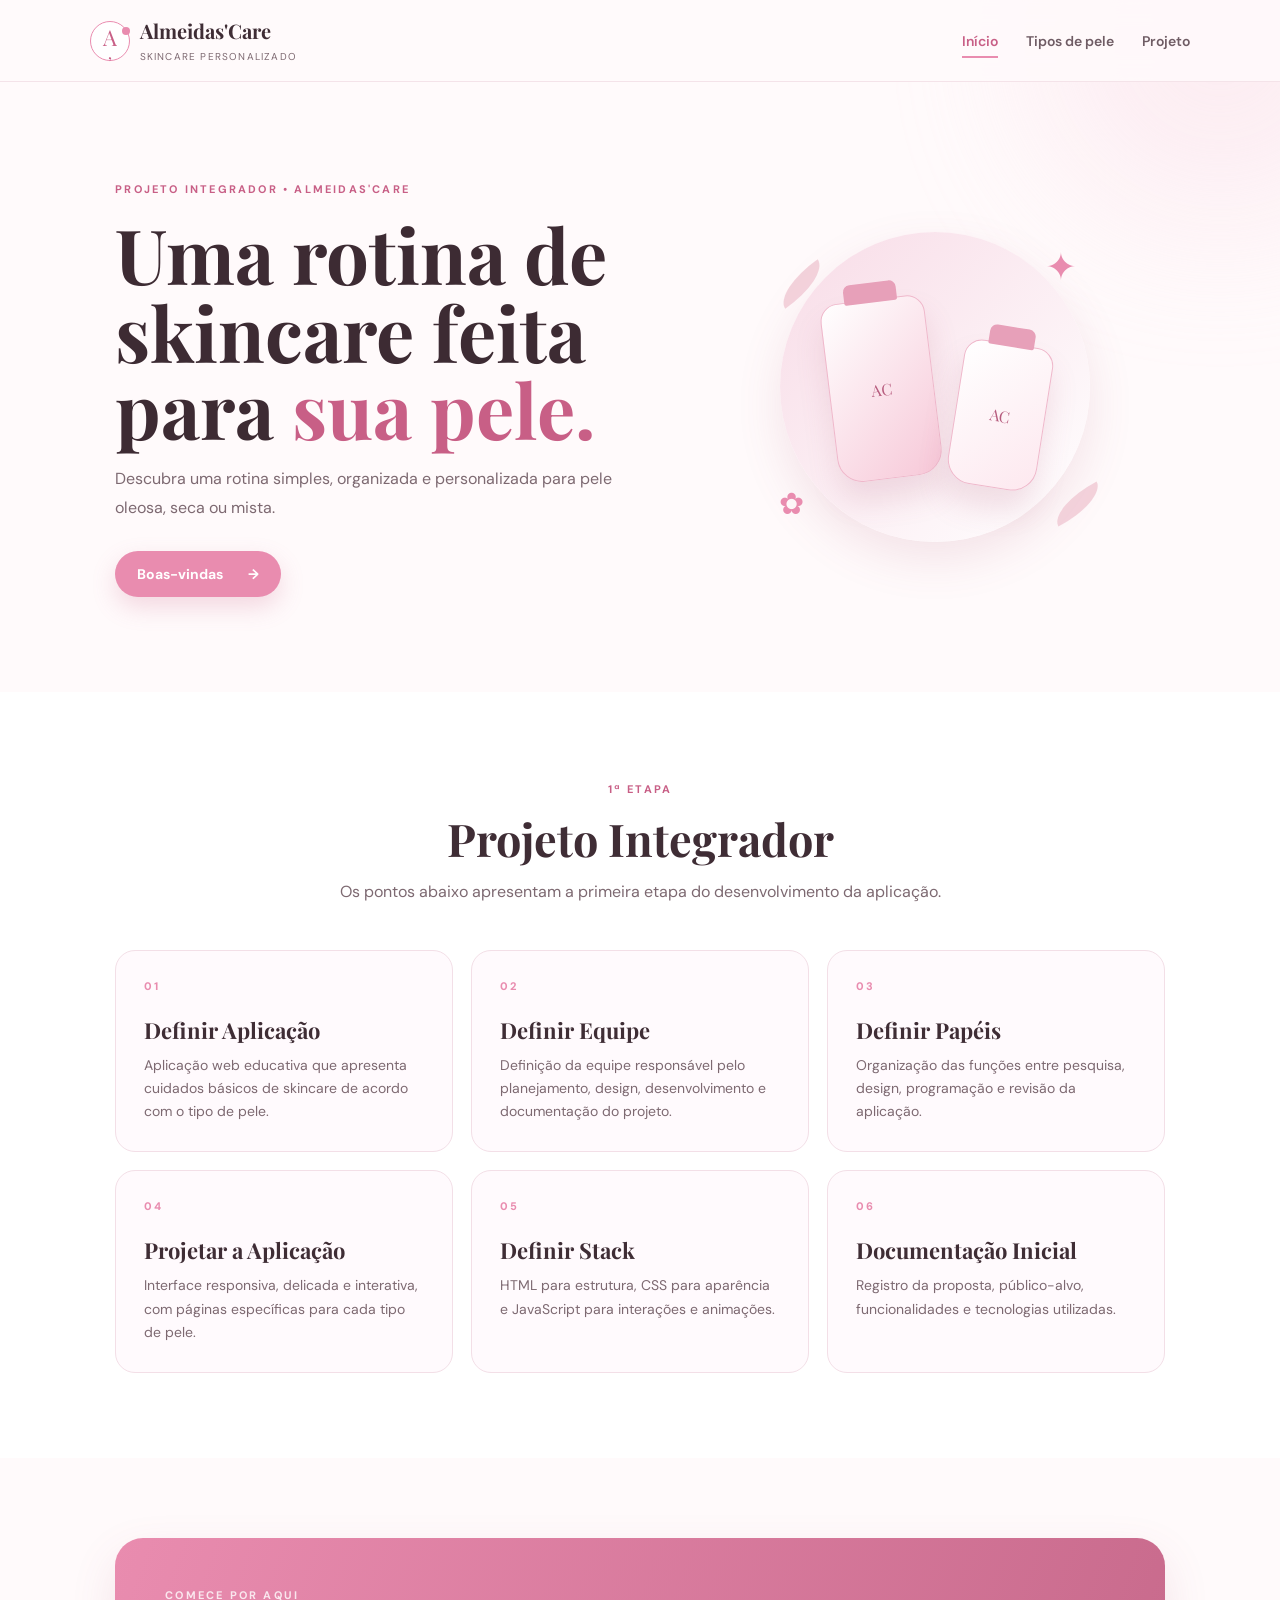
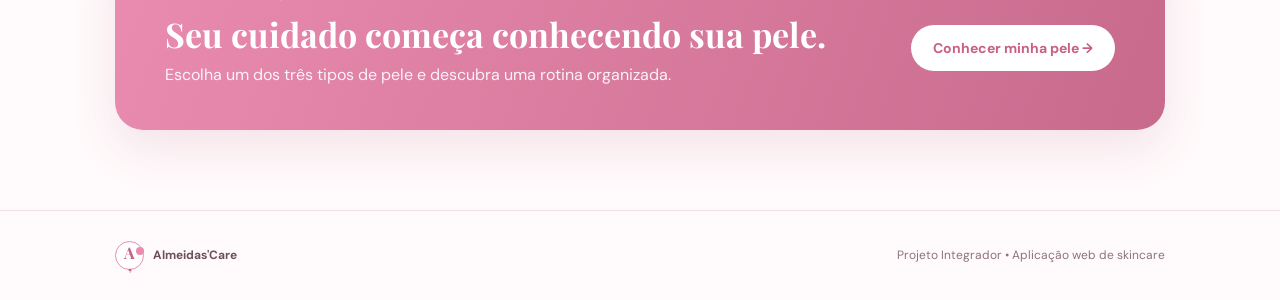
<file: index.html>
<!DOCTYPE html>
<html lang="pt-BR">

<head>
    <meta charset="UTF-8">
    <meta name="viewport" content="width=device-width, initial-scale=1.0">

    <title>Almeidas'Care | Projeto Integrador</title>

    <link rel="preconnect" href="https://fonts.googleapis.com">
    <link rel="preconnect" href="https://fonts.gstatic.com" crossorigin>

    <link href="https://fonts.googleapis.com/css2?family=DM+Sans:wght@400;500;600;700&family=Playfair+Display:wght@600;700&display=swap"
        rel="stylesheet">

    <link rel="stylesheet" href="style.css">
</head>

<body>

    <!-- CABEÇALHO -->

    <header class="navbar">

        <a href="index.html" class="brand">

            <span class="logo-mark">
                A<span>’</span>
            </span>

            <span>
                <strong>Almeidas'Care</strong>
                <small>SKINCARE PERSONALIZADO</small>
            </span>

        </a>

        <nav>
            <a href="index.html" class="active">Início</a>
            <a href="tipos-de-pele.html">Tipos de pele</a>
            <a href="#projeto">Projeto</a>
        </nav>

    </header>


    <!-- ÁREA PRINCIPAL -->

    <main>

        <!-- HERO -->

        <section class="hero">

            <div class="hero-copy">

                <span class="eyebrow">
                    PROJETO INTEGRADOR • ALMEIDAS'CARE
                </span>

                <h1>
                    Uma rotina de skincare feita para
                    <em>sua pele.</em>
                </h1>

                <p>
                    Descubra uma rotina simples, organizada e personalizada
                    para pele oleosa, seca ou mista.
                </p>

                <a href="tipos-de-pele.html" class="btn btn-primary">
                    Boas-vindas
                    <span>→</span>
                </a>

            </div>


            <!-- ILUSTRAÇÃO -->

            <div class="hero-art">

                <div class="glow"></div>

                <div class="bottle bottle-one">
                    <span>AC</span>
                </div>

                <div class="bottle bottle-two">
                    <span>AC</span>
                </div>

                <div class="flower flower-one">
                    ✦
                </div>

                <div class="flower flower-two">
                    ✿
                </div>

                <div class="leaf leaf-one"></div>
                <div class="leaf leaf-two"></div>

            </div>

        </section>


        <!-- PROJETO INTEGRADOR -->

        <section id="projeto" class="project-section">

            <div class="section-heading">

                <span class="eyebrow">
                    1ª ETAPA
                </span>

                <h2>
                    Projeto Integrador
                </h2>

                <p>
                    Os pontos abaixo apresentam a primeira etapa
                    do desenvolvimento da aplicação.
                </p>

            </div>


            <div class="project-grid">


                <!-- CARD 1 -->

                <article class="project-card">

                    <div class="number">
                        01
                    </div>

                    <h3>
                        Definir Aplicação
                    </h3>

                    <p>
                        Aplicação web educativa que apresenta cuidados
                        básicos de skincare de acordo com o tipo de pele.
                    </p>

                </article>


                <!-- CARD 2 -->

                <article class="project-card">

                    <div class="number">
                        02
                    </div>

                    <h3>
                        Definir Equipe
                    </h3>

                    <p>
                        Definição da equipe responsável pelo planejamento,
                        design, desenvolvimento e documentação do projeto.
                    </p>

                </article>


                <!-- CARD 3 -->

                <article class="project-card">

                    <div class="number">
                        03
                    </div>

                    <h3>
                        Definir Papéis
                    </h3>

                    <p>
                        Organização das funções entre pesquisa,
                        design, programação e revisão da aplicação.
                    </p>

                </article>


                <!-- CARD 4 -->

                <article class="project-card">

                    <div class="number">
                        04
                    </div>

                    <h3>
                        Projetar a Aplicação
                    </h3>

                    <p>
                        Interface responsiva, delicada e interativa,
                        com páginas específicas para cada tipo de pele.
                    </p>

                </article>


                <!-- CARD 5 -->

                <article class="project-card">

                    <div class="number">
                        05
                    </div>

                    <h3>
                        Definir Stack
                    </h3>

                    <p>
                        HTML para estrutura, CSS para aparência e
                        JavaScript para interações e animações.
                    </p>

                </article>


                <!-- CARD 6 -->

                <article class="project-card">

                    <div class="number">
                        06
                    </div>

                    <h3>
                        Documentação Inicial
                    </h3>

                    <p>
                        Registro da proposta, público-alvo,
                        funcionalidades e tecnologias utilizadas.
                    </p>

                </article>

            </div>

        </section>


        <!-- BANNER -->

        <section class="welcome-banner">

            <div>

                <span class="eyebrow">
                    COMECE POR AQUI
                </span>

                <h2>
                    Seu cuidado começa conhecendo sua pele.
                </h2>

                <p>
                    Escolha um dos três tipos de pele e descubra
                    uma rotina organizada.
                </p>

            </div>

            <a href="tipos-de-pele.html" class="btn btn-light">
                Conhecer minha pele →
            </a>

        </section>

    </main>


    <!-- RODAPÉ -->

    <footer>

        <div class="footer-brand">

            <span class="logo-mark small">
                A<span>’</span>
            </span>

            Almeidas'Care

        </div>

        <p>
            Projeto Integrador • Aplicação web de skincare
        </p>

    </footer>


    <script src="script.js"></script>

</body>

</html>
</file>
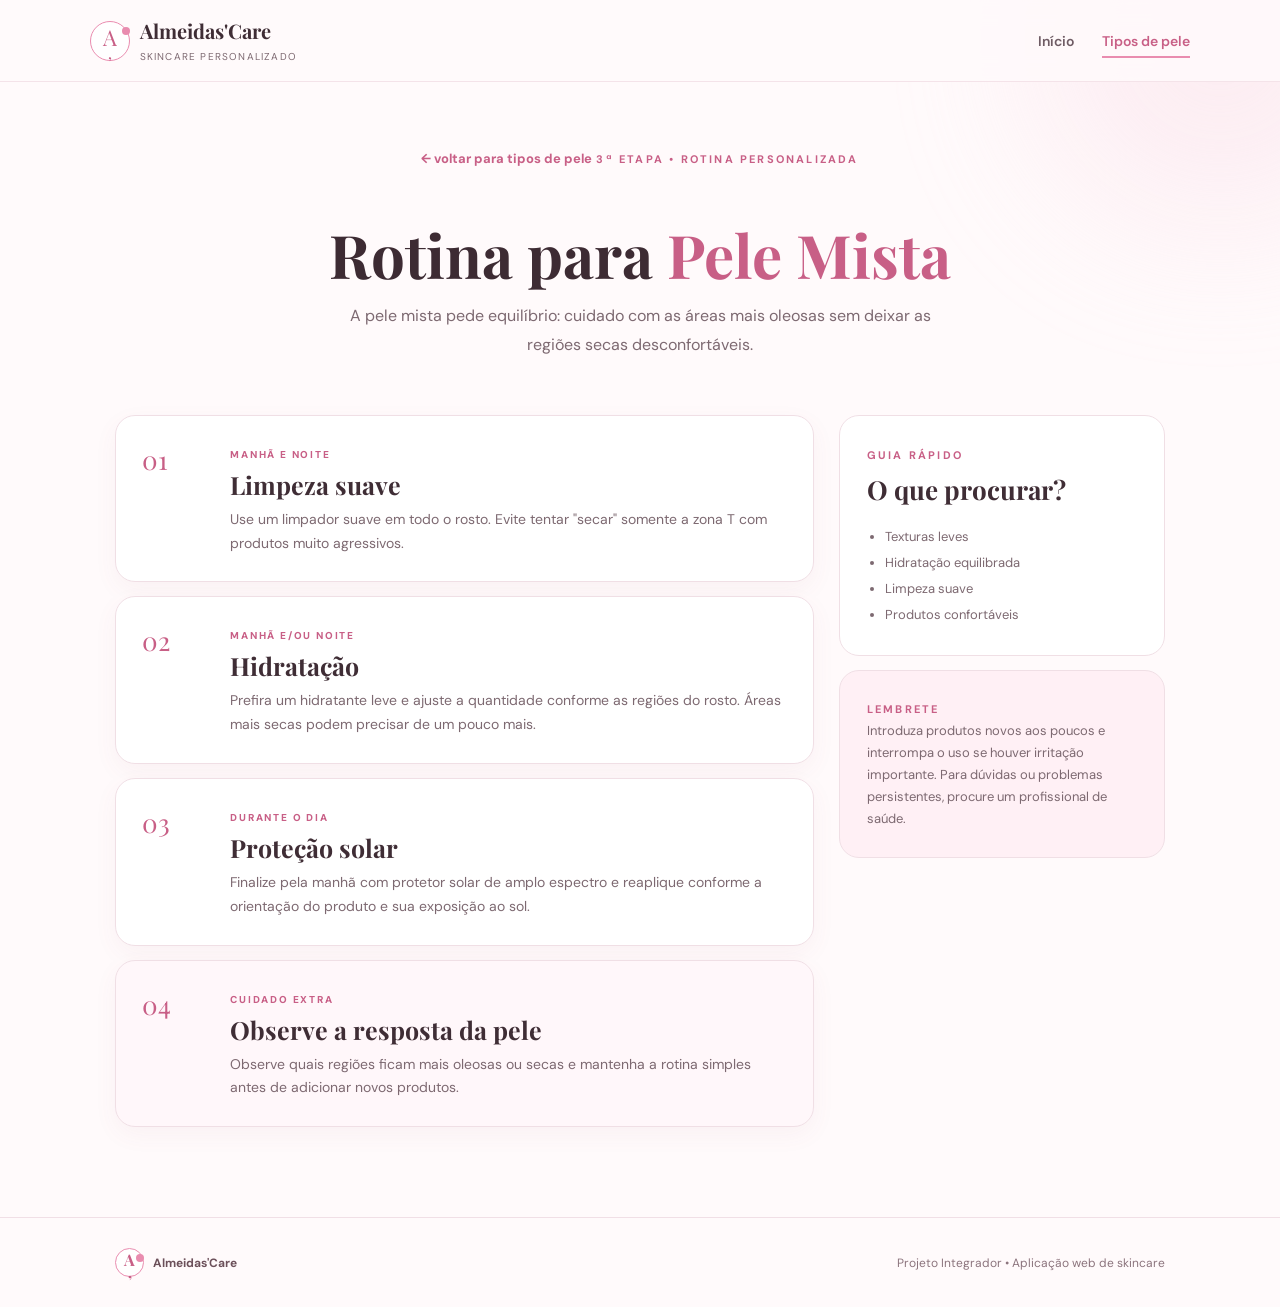
<file: pele-mista.html>
<!DOCTYPE html>
<html lang="pt-BR">

<head>

    <meta charset="UTF-8">

    <meta name="viewport" content="width=device-width, initial-scale=1.0">

    <title>Almeidas'Care | Pele Mista</title>

    <link rel="preconnect" href="https://fonts.googleapis.com">
    <link rel="preconnect" href="https://fonts.gstatic.com" crossorigin>

    <link href="https://fonts.googleapis.com/css2?family=DM+Sans:wght@400;500;600;700&family=Playfair+Display:wght@600;700&display=swap"
        rel="stylesheet">

    <link rel="stylesheet" href="style.css">

</head>


<body>


<header class="navbar">

    <a href="index.html" class="brand">

        <span class="logo-mark">
            A<span>’</span>
        </span>

        <span>

            <strong>
                Almeidas'Care
            </strong>

            <small>
                SKINCARE PERSONALIZADO
            </small>

        </span>

    </a>


    <nav>

        <a href="index.html">
            Início
        </a>

        <a href="tipos-de-pele.html" class="active">
            Tipos de pele
        </a>

    </nav>

</header>



<main class="routine-page routine-combination">


    <section class="routine-hero">

        <a href="tipos-de-pele.html" class="back-link">
            ← voltar para tipos de pele
        </a>

        <span class="eyebrow">
            3ª ETAPA • ROTINA PERSONALIZADA
        </span>

        <h1>
            Rotina para
            <em>Pele Mista</em>
        </h1>

        <p>
            A pele mista pede equilíbrio: cuidado com as áreas
            mais oleosas sem deixar as regiões secas desconfortáveis.
        </p>

    </section>



    <section class="routine-layout">


        <div class="steps">


            <article class="step-card">

                <div class="step-number">
                    01
                </div>

                <div>

                    <span class="step-time">
                        MANHÃ E NOITE
                    </span>

                    <h2>
                        Limpeza suave
                    </h2>

                    <p>
                        Use um limpador suave em todo o rosto.
                        Evite tentar "secar" somente a zona T
                        com produtos muito agressivos.
                    </p>

                </div>

            </article>



            <article class="step-card">

                <div class="step-number">
                    02
                </div>

                <div>

                    <span class="step-time">
                        MANHÃ E/OU NOITE
                    </span>

                    <h2>
                        Hidratação
                    </h2>

                    <p>
                        Prefira um hidratante leve e ajuste a quantidade
                        conforme as regiões do rosto. Áreas mais secas
                        podem precisar de um pouco mais.
                    </p>

                </div>

            </article>



            <article class="step-card">

                <div class="step-number">
                    03
                </div>

                <div>

                    <span class="step-time">
                        DURANTE O DIA
                    </span>

                    <h2>
                        Proteção solar
                    </h2>

                    <p>
                        Finalize pela manhã com protetor solar de amplo
                        espectro e reaplique conforme a orientação
                        do produto e sua exposição ao sol.
                    </p>

                </div>

            </article>



            <article class="step-card optional">

                <div class="step-number">
                    04
                </div>

                <div>

                    <span class="step-time">
                        CUIDADO EXTRA
                    </span>

                    <h2>
                        Observe a resposta da pele
                    </h2>

                    <p>
                        Observe quais regiões ficam mais oleosas ou secas
                        e mantenha a rotina simples antes de adicionar
                        novos produtos.
                    </p>

                </div>

            </article>

        </div>



        <aside class="routine-side">


            <div class="side-card">

                <span class="eyebrow">
                    GUIA RÁPIDO
                </span>

                <h2>
                    O que procurar?
                </h2>

                <ul>

                    <li>
                        Texturas leves
                    </li>

                    <li>
                        Hidratação equilibrada
                    </li>

                    <li>
                        Limpeza suave
                    </li>

                    <li>
                        Produtos confortáveis
                    </li>

                </ul>

            </div>



            <div class="side-card soft">

                <span class="eyebrow">
                    LEMBRETE
                </span>

                <p>
                    Introduza produtos novos aos poucos e interrompa
                    o uso se houver irritação importante. Para dúvidas
                    ou problemas persistentes, procure um profissional
                    de saúde.
                </p>

            </div>


        </aside>

    </section>

</main>



<footer>

    <div class="footer-brand">

        <span class="logo-mark small">
            A<span>’</span>
        </span>

        Almeidas'Care

    </div>

    <p>
        Projeto Integrador • Aplicação web de skincare
    </p>

</footer>


<script src="script.js"></script>

</body>

</html>
</file>
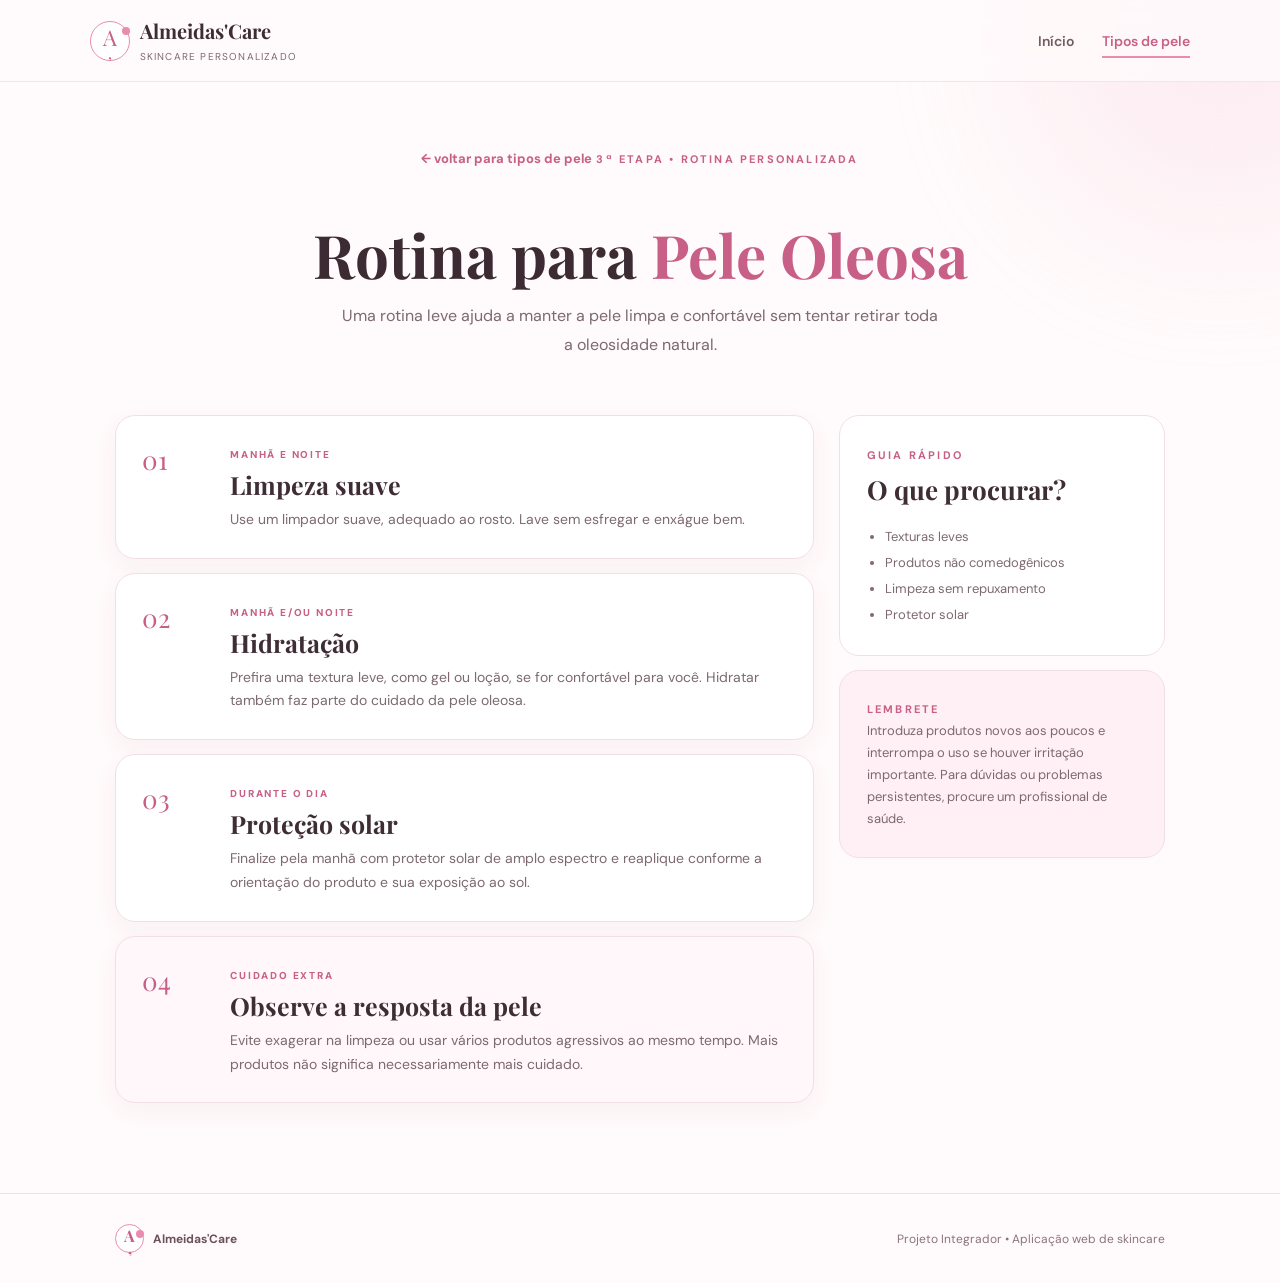
<file: pele-oleosa.html>
<!DOCTYPE html>
<html lang="pt-BR">

<head>

    <meta charset="UTF-8">

    <meta name="viewport" content="width=device-width, initial-scale=1.0">

    <title>Almeidas'Care | Pele Oleosa</title>

    <link rel="preconnect" href="https://fonts.googleapis.com">
    <link rel="preconnect" href="https://fonts.gstatic.com" crossorigin>

    <link href="https://fonts.googleapis.com/css2?family=DM+Sans:wght@400;500;600;700&family=Playfair+Display:wght@600;700&display=swap"
        rel="stylesheet">

    <link rel="stylesheet" href="style.css">

</head>


<body>


    <header class="navbar">

        <a href="index.html" class="brand">

            <span class="logo-mark">
                A<span>’</span>
            </span>

            <span>

                <strong>
                    Almeidas'Care
                </strong>

                <small>
                    SKINCARE PERSONALIZADO
                </small>

            </span>

        </a>


        <nav>

            <a href="index.html">
                Início
            </a>

            <a href="tipos-de-pele.html" class="active">
                Tipos de pele
            </a>

        </nav>

    </header>



    <main class="routine-page routine-oily">


        <section class="routine-hero">

            <a href="tipos-de-pele.html" class="back-link">
                ← voltar para tipos de pele
            </a>

            <span class="eyebrow">
                3ª ETAPA • ROTINA PERSONALIZADA
            </span>

            <h1>
                Rotina para
                <em>Pele Oleosa</em>
            </h1>

            <p>
                Uma rotina leve ajuda a manter a pele limpa e
                confortável sem tentar retirar toda a oleosidade natural.
            </p>

        </section>



        <section class="routine-layout">


            <div class="steps">


                <!-- ETAPA 1 -->

                <article class="step-card">

                    <div class="step-number">
                        01
                    </div>

                    <div>

                        <span class="step-time">
                            MANHÃ E NOITE
                        </span>

                        <h2>
                            Limpeza suave
                        </h2>

                        <p>
                            Use um limpador suave, adequado ao rosto.
                            Lave sem esfregar e enxágue bem.
                        </p>

                    </div>

                </article>



                <!-- ETAPA 2 -->

                <article class="step-card">

                    <div class="step-number">
                        02
                    </div>

                    <div>

                        <span class="step-time">
                            MANHÃ E/OU NOITE
                        </span>

                        <h2>
                            Hidratação
                        </h2>

                        <p>
                            Prefira uma textura leve, como gel ou loção,
                            se for confortável para você. Hidratar também
                            faz parte do cuidado da pele oleosa.
                        </p>

                    </div>

                </article>



                <!-- ETAPA 3 -->

                <article class="step-card">

                    <div class="step-number">
                        03
                    </div>

                    <div>

                        <span class="step-time">
                            DURANTE O DIA
                        </span>

                        <h2>
                            Proteção solar
                        </h2>

                        <p>
                            Finalize pela manhã com protetor solar de
                            amplo espectro e reaplique conforme a orientação
                            do produto e sua exposição ao sol.
                        </p>

                    </div>

                </article>



                <!-- ETAPA 4 -->

                <article class="step-card optional">

                    <div class="step-number">
                        04
                    </div>

                    <div>

                        <span class="step-time">
                            CUIDADO EXTRA
                        </span>

                        <h2>
                            Observe a resposta da pele
                        </h2>

                        <p>
                            Evite exagerar na limpeza ou usar vários produtos
                            agressivos ao mesmo tempo. Mais produtos não
                            significa necessariamente mais cuidado.
                        </p>

                    </div>

                </article>

            </div>



            <!-- LADO DIREITO -->

            <aside class="routine-side">


                <div class="side-card">

                    <span class="eyebrow">
                        GUIA RÁPIDO
                    </span>

                    <h2>
                        O que procurar?
                    </h2>

                    <ul>

                        <li>
                            Texturas leves
                        </li>

                        <li>
                            Produtos não comedogênicos
                        </li>

                        <li>
                            Limpeza sem repuxamento
                        </li>

                        <li>
                            Protetor solar
                        </li>

                    </ul>

                </div>



                <div class="side-card soft">

                    <span class="eyebrow">
                        LEMBRETE
                    </span>

                    <p>
                        Introduza produtos novos aos poucos e interrompa
                        o uso se houver irritação importante. Para dúvidas
                        ou problemas persistentes, procure um profissional
                        de saúde.
                    </p>

                </div>


            </aside>

        </section>

    </main>



    <footer>

        <div class="footer-brand">

            <span class="logo-mark small">
                A<span>’</span>
            </span>

            Almeidas'Care

        </div>

        <p>
            Projeto Integrador • Aplicação web de skincare
        </p>

    </footer>


    <script src="script.js"></script>

</body>

</html>
</file>
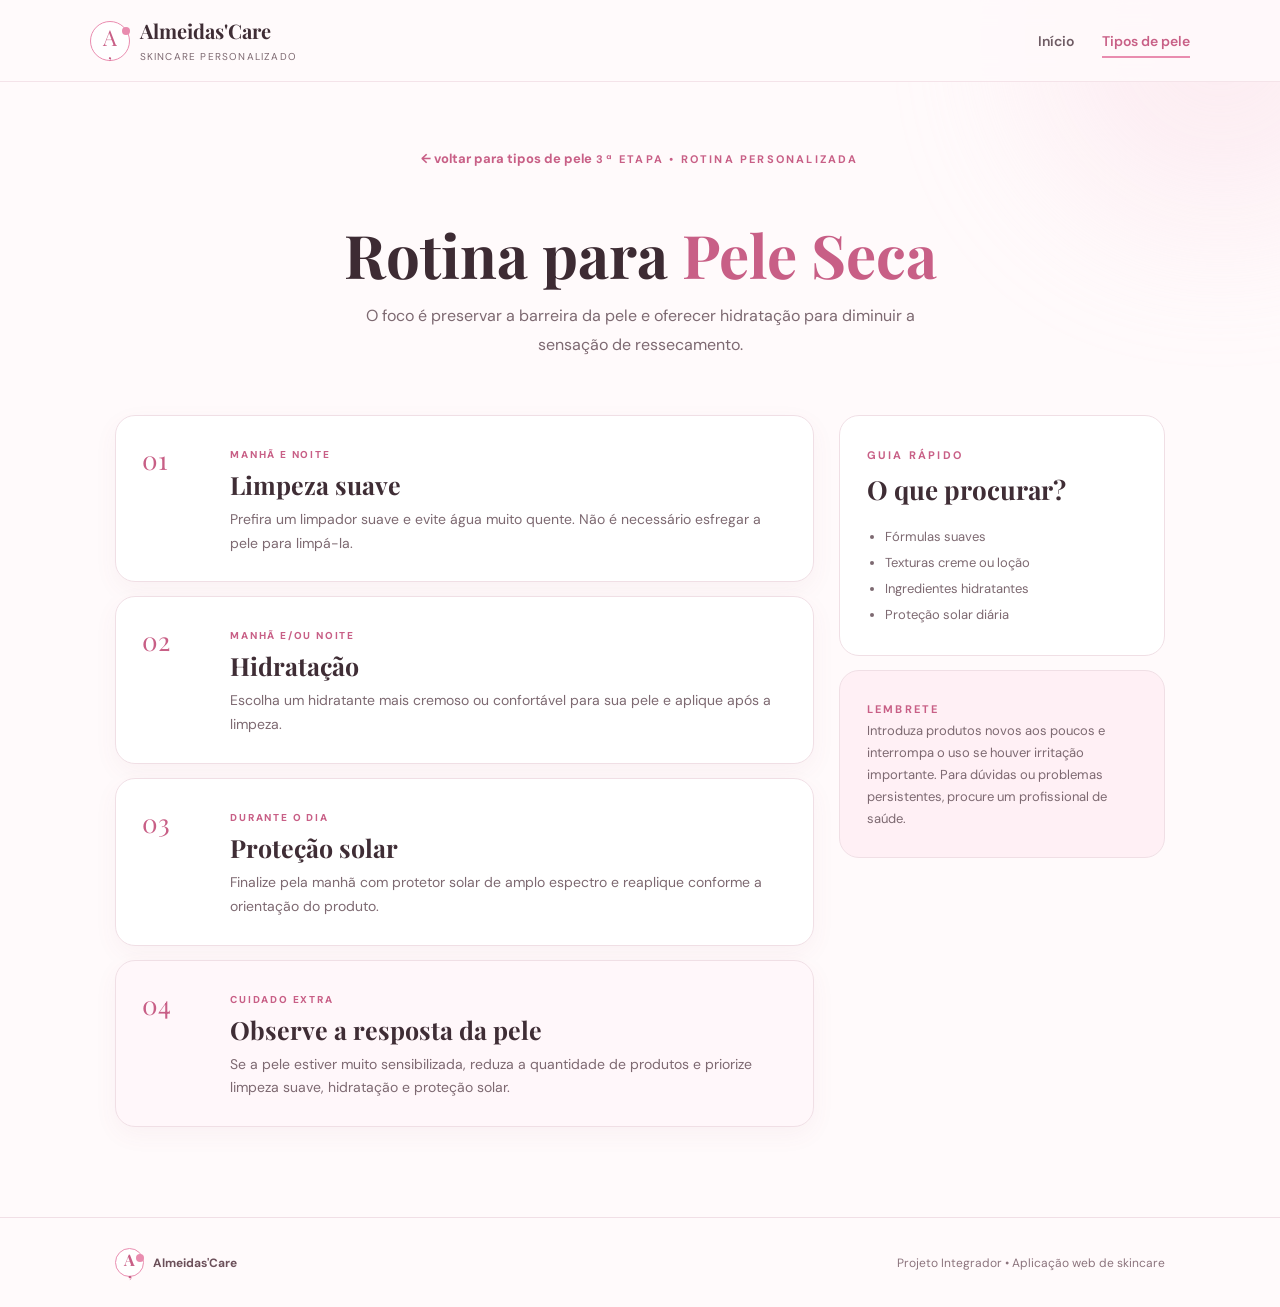
<file: pele-seca.html>
<!DOCTYPE html>
<html lang="pt-BR">

<head>

    <meta charset="UTF-8">

    <meta name="viewport" content="width=device-width, initial-scale=1.0">

    <title>Almeidas'Care | Pele Seca</title>

    <link rel="preconnect" href="https://fonts.googleapis.com">
    <link rel="preconnect" href="https://fonts.gstatic.com" crossorigin>

    <link href="https://fonts.googleapis.com/css2?family=DM+Sans:wght@400;500;600;700&family=Playfair+Display:wght@600;700&display=swap"
        rel="stylesheet">

    <link rel="stylesheet" href="style.css">

</head>


<body>


<header class="navbar">

    <a href="index.html" class="brand">

        <span class="logo-mark">
            A<span>’</span>
        </span>

        <span>
            <strong>Almeidas'Care</strong>
            <small>SKINCARE PERSONALIZADO</small>
        </span>

    </a>


    <nav>

        <a href="index.html">
            Início
        </a>

        <a href="tipos-de-pele.html" class="active">
            Tipos de pele
        </a>

    </nav>

</header>



<main class="routine-page routine-dry">


    <section class="routine-hero">

        <a href="tipos-de-pele.html" class="back-link">
            ← voltar para tipos de pele
        </a>

        <span class="eyebrow">
            3ª ETAPA • ROTINA PERSONALIZADA
        </span>

        <h1>
            Rotina para
            <em>Pele Seca</em>
        </h1>

        <p>
            O foco é preservar a barreira da pele e oferecer
            hidratação para diminuir a sensação de ressecamento.
        </p>

    </section>



    <section class="routine-layout">


        <div class="steps">


            <article class="step-card">

                <div class="step-number">
                    01
                </div>

                <div>

                    <span class="step-time">
                        MANHÃ E NOITE
                    </span>

                    <h2>
                        Limpeza suave
                    </h2>

                    <p>
                        Prefira um limpador suave e evite água muito quente.
                        Não é necessário esfregar a pele para limpá-la.
                    </p>

                </div>

            </article>



            <article class="step-card">

                <div class="step-number">
                    02
                </div>

                <div>

                    <span class="step-time">
                        MANHÃ E/OU NOITE
                    </span>

                    <h2>
                        Hidratação
                    </h2>

                    <p>
                        Escolha um hidratante mais cremoso ou confortável
                        para sua pele e aplique após a limpeza.
                    </p>

                </div>

            </article>



            <article class="step-card">

                <div class="step-number">
                    03
                </div>

                <div>

                    <span class="step-time">
                        DURANTE O DIA
                    </span>

                    <h2>
                        Proteção solar
                    </h2>

                    <p>
                        Finalize pela manhã com protetor solar de amplo
                        espectro e reaplique conforme a orientação do produto.
                    </p>

                </div>

            </article>



            <article class="step-card optional">

                <div class="step-number">
                    04
                </div>

                <div>

                    <span class="step-time">
                        CUIDADO EXTRA
                    </span>

                    <h2>
                        Observe a resposta da pele
                    </h2>

                    <p>
                        Se a pele estiver muito sensibilizada, reduza a
                        quantidade de produtos e priorize limpeza suave,
                        hidratação e proteção solar.
                    </p>

                </div>

            </article>

        </div>



        <aside class="routine-side">


            <div class="side-card">

                <span class="eyebrow">
                    GUIA RÁPIDO
                </span>

                <h2>
                    O que procurar?
                </h2>

                <ul>

                    <li>
                        Fórmulas suaves
                    </li>

                    <li>
                        Texturas creme ou loção
                    </li>

                    <li>
                        Ingredientes hidratantes
                    </li>

                    <li>
                        Proteção solar diária
                    </li>

                </ul>

            </div>



            <div class="side-card soft">

                <span class="eyebrow">
                    LEMBRETE
                </span>

                <p>
                    Introduza produtos novos aos poucos e interrompa
                    o uso se houver irritação importante. Para dúvidas
                    ou problemas persistentes, procure um profissional
                    de saúde.
                </p>

            </div>


        </aside>

    </section>

</main>



<footer>

    <div class="footer-brand">

        <span class="logo-mark small">
            A<span>’</span>
        </span>

        Almeidas'Care

    </div>

    <p>
        Projeto Integrador • Aplicação web de skincare
    </p>

</footer>


<script src="script.js"></script>

</body>

</html>
</file>
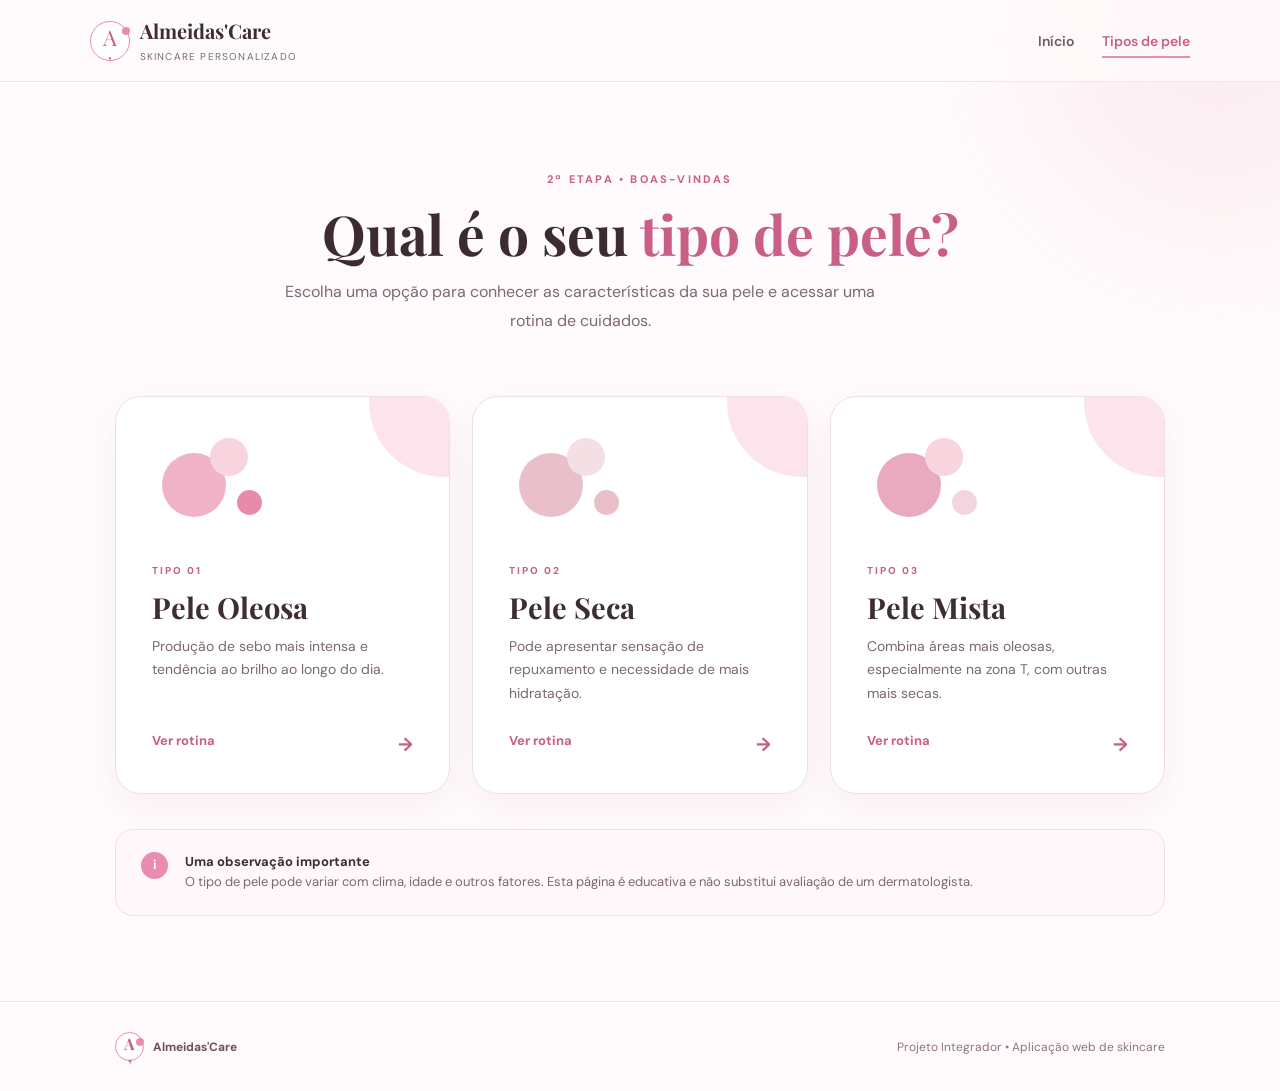
<file: tipos-de-pele.html>
<!DOCTYPE html>
<html lang="pt-BR">

<head>

    <meta charset="UTF-8">

    <meta name="viewport" content="width=device-width, initial-scale=1.0">

    <title>Almeidas'Care | Tipos de pele</title>

    <link rel="preconnect" href="https://fonts.googleapis.com">
    <link rel="preconnect" href="https://fonts.gstatic.com" crossorigin>

    <link href="https://fonts.googleapis.com/css2?family=DM+Sans:wght@400;500;600;700&family=Playfair+Display:wght@600;700&display=swap"
        rel="stylesheet">

    <link rel="stylesheet" href="style.css">

</head>


<body>


    <!-- MENU -->

    <header class="navbar">

        <a href="index.html" class="brand">

            <span class="logo-mark">
                A<span>’</span>
            </span>

            <span>

                <strong>
                    Almeidas'Care
                </strong>

                <small>
                    SKINCARE PERSONALIZADO
                </small>

            </span>

        </a>


        <nav>

            <a href="index.html">
                Início
            </a>

            <a href="tipos-de-pele.html" class="active">
                Tipos de pele
            </a>

        </nav>

    </header>



    <main class="inner-page">


        <!-- TÍTULO -->

        <section class="page-title">

            <span class="eyebrow">
                2ª ETAPA • BOAS-VINDAS
            </span>

            <h1>
                Qual é o seu
                <em>tipo de pele?</em>
            </h1>

            <p>
                Escolha uma opção para conhecer as características
                da sua pele e acessar uma rotina de cuidados.
            </p>

        </section>



        <!-- TIPOS DE PELE -->

        <section class="skin-grid">


            <!-- OLEOSA -->

            <a href="pele-oleosa.html" class="skin-card oily">

                <div class="skin-icon">

                    <span></span>
                    <span></span>
                    <span></span>

                </div>

                <span class="tag">
                    TIPO 01
                </span>

                <h2>
                    Pele Oleosa
                </h2>

                <p>
                    Produção de sebo mais intensa e tendência
                    ao brilho ao longo do dia.
                </p>

                <strong>
                    Ver rotina
                    <b>→</b>
                </strong>

            </a>



            <!-- SECA -->

            <a href="pele-seca.html" class="skin-card dry">

                <div class="skin-icon">

                    <span></span>
                    <span></span>
                    <span></span>

                </div>

                <span class="tag">
                    TIPO 02
                </span>

                <h2>
                    Pele Seca
                </h2>

                <p>
                    Pode apresentar sensação de repuxamento
                    e necessidade de mais hidratação.
                </p>

                <strong>
                    Ver rotina
                    <b>→</b>
                </strong>

            </a>



            <!-- MISTA -->

            <a href="pele-mista.html" class="skin-card combination">

                <div class="skin-icon">

                    <span></span>
                    <span></span>
                    <span></span>

                </div>

                <span class="tag">
                    TIPO 03
                </span>

                <h2>
                    Pele Mista
                </h2>

                <p>
                    Combina áreas mais oleosas, especialmente
                    na zona T, com outras mais secas.
                </p>

                <strong>
                    Ver rotina
                    <b>→</b>
                </strong>

            </a>

        </section>



        <!-- AVISO -->

        <aside class="tip-box">

            <span class="tip-symbol">
                i
            </span>

            <div>

                <strong>
                    Uma observação importante
                </strong>

                <p>
                    O tipo de pele pode variar com clima, idade
                    e outros fatores. Esta página é educativa e
                    não substitui avaliação de um dermatologista.
                </p>

            </div>

        </aside>


    </main>



    <footer>

        <div class="footer-brand">

            <span class="logo-mark small">
                A<span>’</span>
            </span>

            Almeidas'Care

        </div>

        <p>
            Projeto Integrador • Aplicação web de skincare
        </p>

    </footer>


    <script src="script.js"></script>

</body>

</html>
</file>
<file: style.css>
* {
    box-sizing: border-box;
    margin: 0;
    padding: 0;
}


:root {

    --pink: #e98caf;
    --pink-dark: #c85f86;
    --pink-deep: #a9446b;

    --pink-soft: #fff1f6;
    --rose: #f8d9e4;

    --ink: #3f2d35;
    --muted: #7d6971;

    --white: #ffffff;

    --shadow:
        0 18px 45px rgba(170, 78, 111, 0.13);
}


html {
    scroll-behavior: smooth;
}


body {

    font-family: "DM Sans", sans-serif;

    color: var(--ink);

    background: #fffafb;

    overflow-x: hidden;
}


/* FUNDO DECORATIVO */

body::before {

    content: "";

    position: fixed;

    width: 360px;
    height: 360px;

    border-radius: 50%;

    background: #f9dbe7;

    filter: blur(75px);

    opacity: 0.42;

    top: -140px;
    right: -120px;

    z-index: -1;
}


a {
    text-decoration: none;
    color: inherit;
}


/* =========================
   MENU
========================= */

.navbar {

    height: 82px;

    padding: 0 7%;

    display: flex;

    align-items: center;

    justify-content: space-between;

    background: rgba(255, 250, 251, 0.88);

    backdrop-filter: blur(12px);

    border-bottom: 1px solid #f4e3e9;

    position: sticky;

    top: 0;

    z-index: 20;
}


/* LOGO */

.brand {

    display: flex;

    align-items: center;

    gap: 10px;
}


.brand strong {

    font-family: "Playfair Display", serif;

    font-size: 20px;

    display: block;
}


.brand small {

    font-size: 10px;

    letter-spacing: 1.2px;

    text-transform: uppercase;

    color: var(--muted);
}


/* CÍRCULO DA LOGO */

.logo-mark {

    width: 40px;
    height: 40px;

    border: 1.5px solid var(--pink);

    border-radius: 50%;

    display: grid;

    place-items: center;

    font-family: "Playfair Display", serif;

    font-size: 22px;

    color: var(--pink-dark);

    position: relative;

    background: white;
}


.logo-mark::after {

    content: "";

    position: absolute;

    width: 8px;
    height: 8px;

    border-radius: 50%;

    background: var(--pink);

    right: -1px;

    top: 5px;
}


.logo-mark span {

    font-size: 16px;
}


.logo-mark.small {

    width: 29px;
    height: 29px;

    font-size: 16px;
}


/* LINKS */

nav {

    display: flex;

    gap: 28px;

    font-size: 14px;

    font-weight: 600;
}


nav a {

    padding: 8px 0;

    position: relative;

    color: #6f5c64;
}


nav a::after {

    content: "";

    position: absolute;

    left: 0;

    bottom: 0;

    width: 0;

    height: 2px;

    background: var(--pink);

    transition: 0.3s;
}


nav a:hover::after,
nav a.active::after {

    width: 100%;
}


nav a.active {

    color: var(--pink-dark);
}


/* =========================
   HERO
========================= */

.hero {

    min-height: 610px;

    padding: 75px 9%;

    display: grid;

    grid-template-columns: 1.08fr 0.92fr;

    align-items: center;

    gap: 50px;
}


.eyebrow {

    font-size: 11px;

    letter-spacing: 2.2px;

    font-weight: 700;

    color: var(--pink-dark);
}


.hero h1,
.page-title h1,
.routine-hero h1 {

    font-family: "Playfair Display", serif;

    font-size: clamp(46px, 6vw, 76px);

    line-height: 1.02;

    margin: 17px 0;

    color: #3d2b33;
}


.hero h1 em,
.page-title h1 em,
.routine-hero h1 em {

    color: var(--pink-dark);

    font-style: normal;
}


.hero p,
.page-title p,
.routine-hero p {

    max-width: 600px;

    color: var(--muted);

    line-height: 1.8;

    font-size: 16px;
}


/* BOTÃO */

.btn {

    display: inline-flex;

    align-items: center;

    gap: 25px;

    border-radius: 999px;

    padding: 14px 22px;

    font-weight: 700;

    font-size: 14px;

    margin-top: 28px;

    transition: 0.3s;
}


.btn-primary {

    background: var(--pink);

    color: white;

    box-shadow:
        0 10px 25px rgba(201, 95, 134, 0.22);
}


.btn-primary:hover {

    transform: translateY(-3px);

    background: var(--pink-dark);
}


.btn-light {

    background: white;

    color: var(--pink-dark);
}


.btn-light:hover {

    transform: translateY(-3px);
}


/* =========================
   ILUSTRAÇÃO
========================= */

.hero-art {

    height: 440px;

    position: relative;

    display: grid;

    place-items: center;
}


.glow {

    width: 310px;
    height: 310px;

    border-radius: 50%;

    background:
        linear-gradient(
            135deg,
            #f8dce7,
            #ffffff
        );

    box-shadow: var(--shadow);

    animation: float 5s ease-in-out infinite;
}


.bottle {

    position: absolute;

    border-radius:
        18px
        18px
        25px
        25px;

    background:
        linear-gradient(
            135deg,
            #ffffff,
            #f7c8d8
        );

    border: 1px solid #efb8cb;

    box-shadow:
        0 20px 30px rgba(171, 77, 110, 0.15);

    display: grid;

    place-items: center;

    color: #b65b7d;

    font-family: "Playfair Display", serif;
}


.bottle::before {

    content: "";

    position: absolute;

    width: 52%;

    height: 20px;

    background: #e7a0b9;

    top: -18px;

    border-radius:
        7px
        7px
        2px
        2px;
}


.bottle-one {

    width: 105px;

    height: 180px;

    transform: rotate(-7deg);

    left: 27%;

    top: 30%;

    animation:
        float 4s ease-in-out infinite;
}


.bottle-two {

    width: 90px;

    height: 145px;

    right: 26%;

    top: 40%;

    transform: rotate(9deg);

    background:
        linear-gradient(
            135deg,
            #fff,
            #fde8ef
        );

    animation:
        float 4.8s ease-in-out infinite reverse;
}


.flower {

    position: absolute;

    color: var(--pink);

    font-size: 38px;

    animation:
        pulse 3s ease-in-out infinite;
}


.flower-one {

    top: 17%;

    right: 19%;
}


.flower-two {

    bottom: 19%;

    left: 16%;

    font-size: 30px;
}


.leaf {

    position: absolute;

    width: 55px;

    height: 22px;

    border-radius:
        100%
        0
        100%
        0;

    background: #efc4d1;

    opacity: 0.75;
}


.leaf-one {

    right: 13%;

    bottom: 21%;

    transform: rotate(-28deg);
}


.leaf-two {

    left: 15%;

    top: 24%;

    transform: rotate(145deg);
}


/* =========================
   PROJETO
========================= */

.project-section {

    padding: 85px 9%;

    background: white;
}


.section-heading {

    text-align: center;

    max-width: 700px;

    margin: auto;
}


.section-heading h2 {

    font-family: "Playfair Display", serif;

    font-size: 45px;

    margin: 10px 0;
}


.section-heading p {

    color: var(--muted);

    line-height: 1.7;
}


/* CARDS */

.project-grid {

    display: grid;

    grid-template-columns:
        repeat(3, 1fr);

    gap: 18px;

    margin-top: 45px;
}


.project-card {

    padding: 28px;

    background: #fffafd;

    border: 1px solid #f3dfe7;

    border-radius: 20px;

    transition: 0.35s;

    position: relative;

    overflow: hidden;
}


.project-card:hover {

    transform:
        translateY(-7px);

    box-shadow: var(--shadow);

    border-color: #e9b6c9;
}


.number {

    font-size: 11px;

    font-weight: 800;

    color: var(--pink);

    letter-spacing: 2px;

    margin-bottom: 22px;
}


.project-card h3 {

    font-family: "Playfair Display", serif;

    font-size: 22px;

    margin-bottom: 9px;
}


.project-card p {

    color: var(--muted);

    line-height: 1.65;

    font-size: 14px;
}


/* =========================
   BANNER
========================= */

.welcome-banner {

    margin: 80px 9%;

    padding: 45px 50px;

    border-radius: 28px;

    background:
        linear-gradient(
            110deg,
            #e98caf,
            #c86a8c
        );

    color: white;

    display: flex;

    align-items: center;

    justify-content: space-between;

    gap: 30px;

    box-shadow: var(--shadow);
}


.welcome-banner .eyebrow {

    color: white;

    opacity: 0.8;
}


.welcome-banner h2 {

    font-family: "Playfair Display", serif;

    font-size: 34px;

    margin: 7px 0;
}


.welcome-banner p {

    opacity: 0.9;
}


/* =========================
   RODAPÉ
========================= */

footer {

    padding: 30px 9%;

    border-top: 1px solid #f1dfe6;

    display: flex;

    justify-content: space-between;

    align-items: center;

    color: #8c747d;

    font-size: 12px;
}


.footer-brand {

    display: flex;

    align-items: center;

    gap: 9px;

    font-weight: 700;

    color: #6c505a;
}


/* =========================
   PÁGINA DE TIPOS DE PELE
========================= */

.inner-page {

    padding: 85px 9%;

    min-height:
        calc(100vh - 82px);
}


.page-title {

    text-align: center;

    max-width: 720px;

    margin: 0 auto;
}


.page-title h1 {

    font-size: 55px;
}


/* CARDS DE PELE */

.skin-grid {

    display: grid;

    grid-template-columns:
        repeat(3, 1fr);

    gap: 22px;

    max-width: 1050px;

    margin: 60px auto 35px;
}


.skin-card {

    padding: 36px;

    border-radius: 26px;

    background: white;

    border: 1px solid #f0dfe5;

    box-shadow:
        0 12px 35px rgba(155, 83, 109, 0.06);

    transition: 0.4s;

    position: relative;

    overflow: hidden;
}


.skin-card:hover {

    transform:
        translateY(-9px);

    box-shadow: var(--shadow);
}


.skin-card::before {

    content: "";

    position: absolute;

    width: 150px;

    height: 150px;

    border-radius: 50%;

    right: -70px;

    top: -70px;

    background: #fde4ec;
}


/* ÍCONE */

.skin-icon {

    height: 105px;

    position: relative;

    margin-bottom: 20px;
}


.skin-icon span {

    position: absolute;

    border-radius: 50%;

    background: #f1b3c8;
}


.skin-icon span:nth-child(1) {

    width: 64px;

    height: 64px;

    left: 10px;

    top: 20px;
}


.skin-icon span:nth-child(2) {

    width: 38px;

    height: 38px;

    left: 58px;

    top: 5px;

    background: #f8d4df;
}


.skin-icon span:nth-child(3) {

    width: 25px;

    height: 25px;

    left: 85px;

    top: 57px;

    background: #e88aa9;
}


.skin-card.dry .skin-icon span {

    background: #e9c0ca;
}


.skin-card.dry .skin-icon span:nth-child(2) {

    background: #f4dfe4;
}


.skin-card.combination .skin-icon span:nth-child(1) {

    background: #e9a9bf;
}


.skin-card.combination .skin-icon span:nth-child(3) {

    background: #f4d5df;
}


.tag {

    font-size: 10px;

    letter-spacing: 2px;

    color: var(--pink-dark);

    font-weight: 800;
}


.skin-card h2 {

    font-family: "Playfair Display", serif;

    font-size: 29px;

    margin: 9px 0;
}


.skin-card p {

    font-size: 14px;

    line-height: 1.7;

    color: var(--muted);

    min-height: 72px;
}


.skin-card strong {

    display: flex;

    justify-content: space-between;

    margin-top: 25px;

    color: var(--pink-dark);

    font-size: 13px;
}


.skin-card b {

    font-size: 19px;
}


/* AVISO */

.tip-box {

    max-width: 1050px;

    margin: auto;

    padding: 22px 25px;

    display: flex;

    gap: 17px;

    border: 1px solid #f0dfe5;

    border-radius: 18px;

    background: #fff7fa;

    color: var(--muted);

    font-size: 13px;

    line-height: 1.6;
}


.tip-symbol {

    min-width: 27px;

    height: 27px;

    border-radius: 50%;

    background: var(--pink);

    color: white;

    display: grid;

    place-items: center;

    font-weight: 700;
}


.tip-box strong {

    color: var(--ink);
}


/* =========================
   PÁGINAS DE ROTINA
========================= */

.routine-page {

    padding: 65px 9% 90px;

    min-height:
        calc(100vh - 82px);
}


.routine-hero {

    max-width: 850px;

    margin: auto;

    text-align: center;
}


.back-link {

    display: inline-block;

    color: var(--pink-dark);

    font-size: 13px;

    font-weight: 700;

    margin-bottom: 40px;
}


.routine-hero h1 {

    font-size: 60px;
}


.routine-hero p {

    margin: auto;
}


/* ORGANIZAÇÃO */

.routine-layout {

    max-width: 1050px;

    margin: 55px auto 0;

    display: grid;

    grid-template-columns:
        1.5fr
        0.7fr;

    gap: 25px;
}


.steps {

    display: grid;

    gap: 14px;
}


/* CARDS DE ETAPAS */

.step-card {

    background: white;

    border: 1px solid #f0dfe5;

    border-radius: 20px;

    padding: 26px;

    display: grid;

    grid-template-columns:
        70px
        1fr;

    gap: 18px;

    transition: 0.3s;

    box-shadow:
        0 8px 25px rgba(150, 72, 101, 0.05);
}


.step-card:hover {

    transform:
        translateX(6px);

    box-shadow: var(--shadow);
}


.step-number {

    font-family: "Playfair Display", serif;

    font-size: 26px;

    color: var(--pink-dark);
}


.step-time {

    font-size: 10px;

    letter-spacing: 1.8px;

    color: var(--pink-dark);

    font-weight: 800;
}


.step-card h2 {

    font-family: "Playfair Display", serif;

    font-size: 25px;

    margin: 5px 0 7px;
}


.step-card p {

    color: var(--muted);

    font-size: 14px;

    line-height: 1.7;
}


.optional {

    background: #fff7fa;
}


/* LADO DIREITO */

.routine-side {

    display: grid;

    align-content: start;

    gap: 14px;
}


.side-card {

    padding: 27px;

    border-radius: 20px;

    background: white;

    border: 1px solid #f0dfe5;
}


.side-card h2 {

    font-family: "Playfair Display", serif;

    font-size: 26px;

    margin: 8px 0 17px;
}


.side-card ul {

    padding-left: 18px;

    color: var(--muted);

    line-height: 2;

    font-size: 13px;
}


.side-card.soft {

    background: #fff0f5;

    color: var(--muted);

    font-size: 13px;

    line-height: 1.7;
}


/* =========================
   ANIMAÇÕES
========================= */

@keyframes float {

    0%,
    100% {

        transform:
            translateY(0);
    }

    50% {

        transform:
            translateY(-12px);
    }
}


@keyframes pulse {

    0%,
    100% {

        transform:
            scale(1);
    }

    50% {

        transform:
            scale(1.13);
    }
}


/* =========================
   RESPONSIVIDADE
========================= */

@media (max-width: 850px) {

    .hero {

        grid-template-columns: 1fr;

        padding-top: 55px;
    }


    .hero-art {

        height: 330px;
    }


    .project-grid,
    .skin-grid {

        grid-template-columns: 1fr;
    }


    .routine-layout {

        grid-template-columns: 1fr;
    }


    .welcome-banner {

        flex-direction: column;

        align-items: flex-start;
    }


    .navbar {

        padding: 0 5%;
    }


    .navbar nav {

        gap: 14px;
    }


    .inner-page,
    .routine-page {

        padding-left: 5%;

        padding-right: 5%;
    }

}


/* CELULAR */

@media (max-width: 560px) {

    .navbar {

        height: auto;

        padding: 15px 5%;

        gap: 15px;

        flex-direction: column;

        align-items: flex-start;
    }


    .navbar nav {

        width: 100%;

        justify-content: space-between;
    }


    .brand strong {

        font-size: 18px;
    }


    .hero h1,
    .page-title h1,
    .routine-hero h1 {

        font-size: 43px;
    }


    .hero {

        min-height: auto;

        padding-bottom: 35px;
    }


    .hero-art {

        height: 280px;
    }


    .project-grid {

        gap: 12px;
    }


    .welcome-banner {

        margin:
            55px 5%;

        padding: 30px;
    }


    .welcome-banner h2 {

        font-size: 28px;
    }


    footer {

        flex-direction: column;

        gap: 10px;

        align-items: flex-start;
    }


    .step-card {

        grid-template-columns:
            48px
            1fr;

        padding: 20px;
    }

}
</file>
